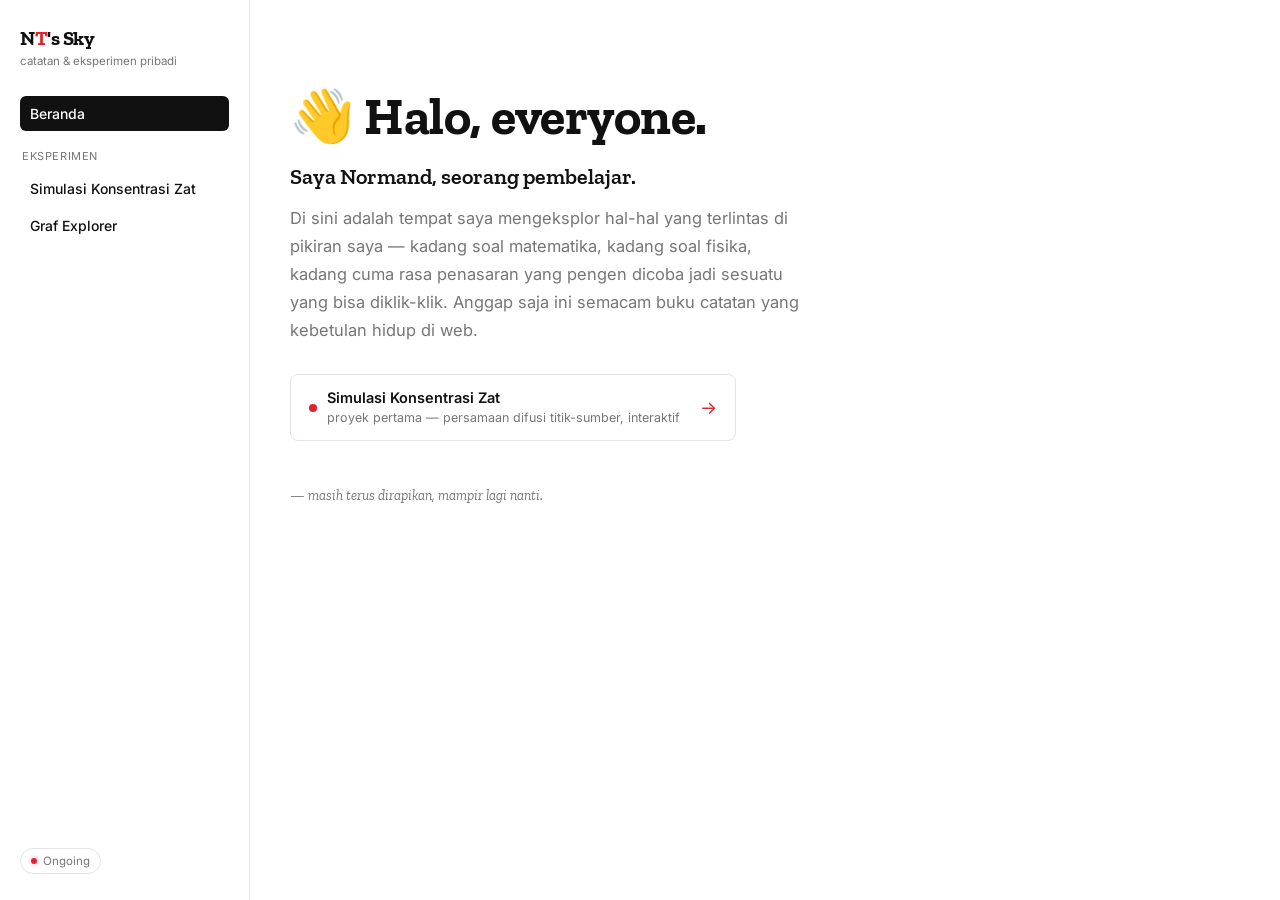
<file: index.html>
<!DOCTYPE html>
<html lang="id">
<head>
<meta charset="UTF-8">
<meta name="viewport" content="width=device-width, initial-scale=1.0">
<title>NT's Sky</title>
<link rel="stylesheet" href="assets/style.css">
<style>
  @import url('https://fonts.googleapis.com/css2?family=Inter:wght@400;500;600;700&family=Zilla+Slab:wght@500;600;700&display=swap');

  .hero{
    padding-top: 6vh;
    max-width: 640px;
  }
  .wave{
    display: inline-block;
    animation: wave 2.2s ease-in-out infinite;
    transform-origin: 70% 70%;
  }
  @keyframes wave{
    0%, 60%, 100% { transform: rotate(0deg); }
    10% { transform: rotate(14deg); }
    20% { transform: rotate(-8deg); }
    30% { transform: rotate(14deg); }
    40% { transform: rotate(-4deg); }
  }

  .hero h1{
    font-family: var(--slab);
    font-weight: 700;
    font-size: clamp(34px, 5vw, 52px);
    line-height: 1.1;
    margin: 0 0 18px 0;
    letter-spacing: -0.5px;
  }

  .hero .lede{
    font-family: var(--slab);
    font-weight: 600;
    font-size: 22px;
    color: var(--black);
    margin: 0 0 14px 0;
    position: relative;
    display: inline-block;
  }
  .hero .lede .underline{
    position: relative;
  }
  .hero .lede .underline::after{
    content: '';
    position: absolute;
    left: -2px; right: -2px; bottom: 1px;
    height: 8px;
    background: var(--red-soft);
    z-index: -1;
    border-radius: 2px;
  }

  .hero p.body{
    font-size: 16.5px;
    line-height: 1.7;
    color: var(--ink-dim);
    margin: 0 0 30px 0;
    max-width: 52ch;
  }

  .teaser{
    display: inline-flex;
    align-items: center;
    gap: 10px;
    border: 1px solid var(--panel-line);
    border-radius: 8px;
    padding: 14px 18px;
    transition: border-color .15s ease, transform .15s ease;
  }
  .teaser:hover{
    border-color: var(--red);
    transform: translateX(2px);
  }
  .teaser .dot{
    width: 8px; height: 8px;
    border-radius: 50%;
    background: var(--red);
    flex-shrink: 0;
  }
  .teaser .txt b{
    display: block;
    font-size: 14.5px;
    font-weight: 600;
  }
  .teaser .txt span{
    font-size: 12.5px;
    color: var(--ink-dim);
  }
  .teaser .arrow{
    margin-left: 10px;
    color: var(--red);
    font-size: 18px;
    transition: transform .15s ease;
  }
  .teaser:hover .arrow{ transform: translateX(4px); }

  .signoff{
    margin-top: 46px;
    font-family: var(--slab);
    font-style: italic;
    color: var(--ink-dim);
    font-size: 14px;
  }
</style>
</head>
<body>

<div class="shell">

  <aside class="sidebar">
    <div>
      <div class="brandmark"><span class="n">N</span><span class="t">T</span>'s Sky</div>
      <div class="brand-sub">catatan &amp; eksperimen pribadi</div>
    </div>

    <nav>
      <a class="nav-link active" href="index.html">Beranda</a>

      <div class="nav-label">Eksperimen</div>
      <a class="nav-link" href="simulasi-konsentrasi.html">
        Simulasi Konsentrasi Zat
      </a>
      <a class="nav-link" href="graf-explorer.html">
        Graf Explorer
      </a>
    </nav>

    <div class="sidebar-foot">
      <span class="status-pill"><span class="status-dot"></span> Ongoing</span>
    </div>
  </aside>

  <main class="main">
    <div class="hero">
      <h1><span class="wave">👋</span> Halo, everyone.</h1>
      <p class="lede"><span class="underline">Saya Normand</span>, seorang pembelajar.</p>
      <p class="body">
        Di sini adalah tempat saya mengeksplor hal-hal yang terlintas di pikiran saya — kadang soal matematika, kadang soal fisika, kadang cuma rasa penasaran yang pengen dicoba jadi sesuatu yang bisa diklik-klik. Anggap saja ini semacam buku catatan yang kebetulan hidup di web.
      </p>

      <a class="teaser" href="simulasi-konsentrasi.html">
        <span class="dot"></span>
        <span class="txt">
          <b>Simulasi Konsentrasi Zat</b>
          <span>proyek pertama — persamaan difusi titik-sumber, interaktif</span>
        </span>
        <span class="arrow">→</span>
      </a>

      <p class="signoff">— masih terus dirapikan, mampir lagi nanti.</p>
    </div>
  </main>

</div>

</body>
</html>
</file>
<file: assets/style.css>
:root{
  --bg: #ffffff;
  --panel: #ffffff;
  --panel-line: #e4e4e4;
  --ink: #111111;
  --ink-dim: #767676;
  --red: #e1222c;
  --red-soft: rgba(225,34,44,0.08);
  --black: #111111;
  --sidebar-w: 250px;
  --mono: 'IBM Plex Mono', ui-monospace, SFMono-Regular, Menlo, monospace;
  --sans: 'Inter', -apple-system, Segoe UI, sans-serif;
  --slab: 'Zilla Slab', 'Roboto Slab', Georgia, serif;
}
 
*{ box-sizing: border-box; }
 
html, body{
  margin: 0; padding: 0;
  background: var(--bg);
  color: var(--ink);
  font-family: var(--sans);
}
 
a{ color: inherit; text-decoration: none; }
 
/* ---------- shell layout ---------- */
 
.shell{
  display: flex;
  min-height: 100vh;
}
 
.sidebar{
  width: var(--sidebar-w);
  flex-shrink: 0;
  border-right: 1px solid var(--panel-line);
  padding: 26px 20px;
  display: flex;
  flex-direction: column;
  position: sticky;
  top: 0;
  height: 100vh;
}
 
.brandmark{
  font-family: var(--slab);
  font-weight: 700;
  font-size: 20px;
  letter-spacing: -0.5px;
  margin-bottom: 4px;
}
.brandmark .n{ color: var(--black); }
.brandmark .t{ color: var(--red); }
 
.brand-sub{
  font-size: 11.5px;
  color: var(--ink-dim);
  margin-bottom: 28px;
}
 
.nav-label{
  font-size: 11px;
  text-transform: uppercase;
  letter-spacing: 0.6px;
  color: var(--ink-dim);
  margin: 18px 0 8px 2px;
}
 
.nav-link{
  display: flex;
  align-items: center;
  justify-content: space-between;
  gap: 8px;
  padding: 9px 10px;
  border-radius: 6px;
  font-size: 14px;
  font-weight: 500;
  color: var(--ink);
  margin-bottom: 2px;
  transition: background .12s ease;
}
.nav-link:hover{ background: #f5f5f5; }
.nav-link.active{
  background: var(--black);
  color: #ffffff;
}
.nav-link.disabled{
  color: var(--ink-dim);
  cursor: default;
}
.nav-link.disabled:hover{ background: transparent; }
 
.badge{
  font-size: 9.5px;
  font-weight: 600;
  letter-spacing: 0.3px;
  padding: 2px 6px;
  border-radius: 20px;
  background: var(--red-soft);
  color: var(--red);
  text-transform: uppercase;
  white-space: nowrap;
}
 
.sidebar-foot{
  margin-top: auto;
  padding-top: 18px;
}
 
.status-pill{
  display: inline-flex;
  align-items: center;
  gap: 6px;
  font-size: 11.5px;
  color: var(--ink-dim);
  border: 1px solid var(--panel-line);
  border-radius: 20px;
  padding: 5px 10px;
}
.status-dot{
  width: 6px; height: 6px;
  border-radius: 50%;
  background: var(--red);
  box-shadow: 0 0 0 3px var(--red-soft);
}
 
.main{
  flex: 1;
  min-width: 0;
  padding: 34px 40px 70px;
  max-width: 1180px;
}
 
@media (max-width: 860px){
  .shell{ flex-direction: column; }
  .sidebar{
    width: 100%;
    height: auto;
    position: relative;
    flex-direction: row;
    align-items: center;
    flex-wrap: wrap;
    border-right: none;
    border-bottom: 1px solid var(--panel-line);
    padding: 16px 18px;
  }
  .brand-sub{ display: none; }
  .nav-label{ display: none; }
  .sidebar nav{ display: flex; gap: 4px; margin-left: 12px; }
  .nav-link{ margin-bottom: 0; }
  .sidebar-foot{ margin-left: auto; margin-top: 0; padding-top: 0; }
  .main{ padding: 26px 20px 60px; }
}
</file>
